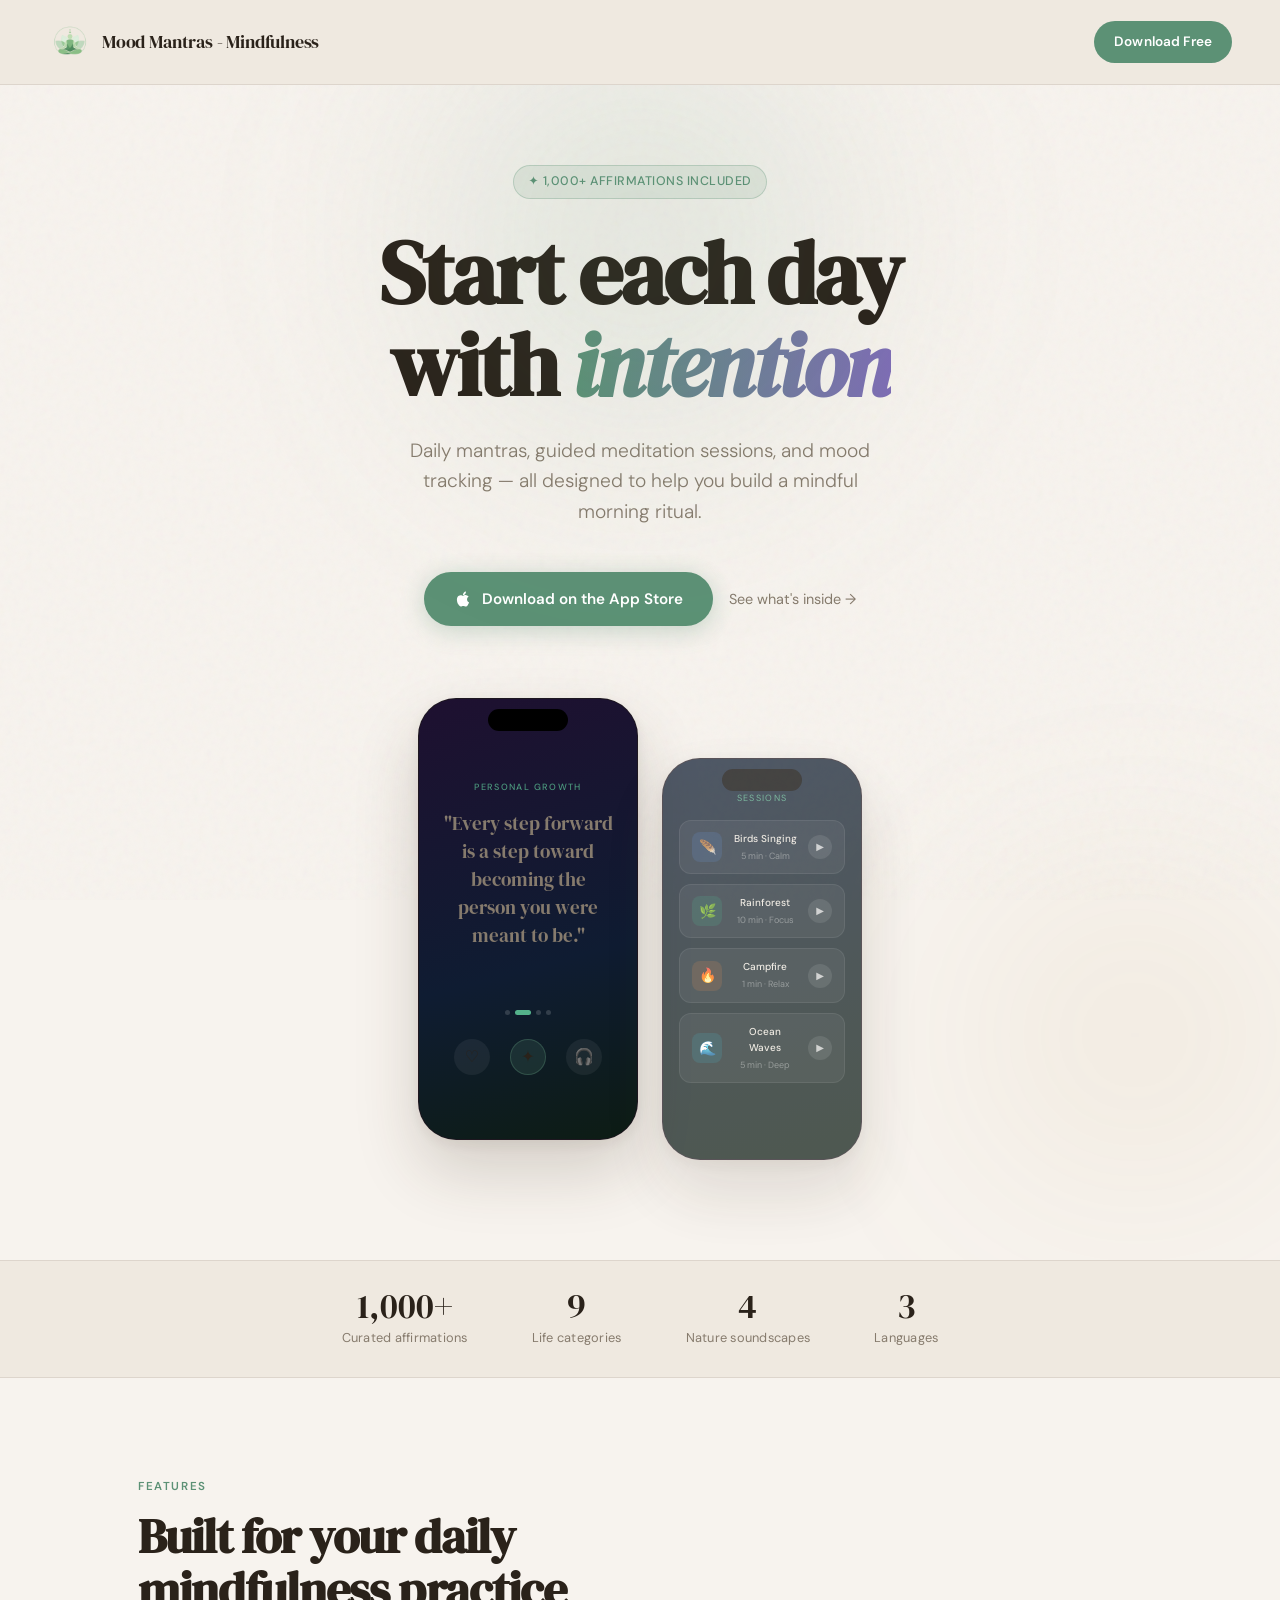
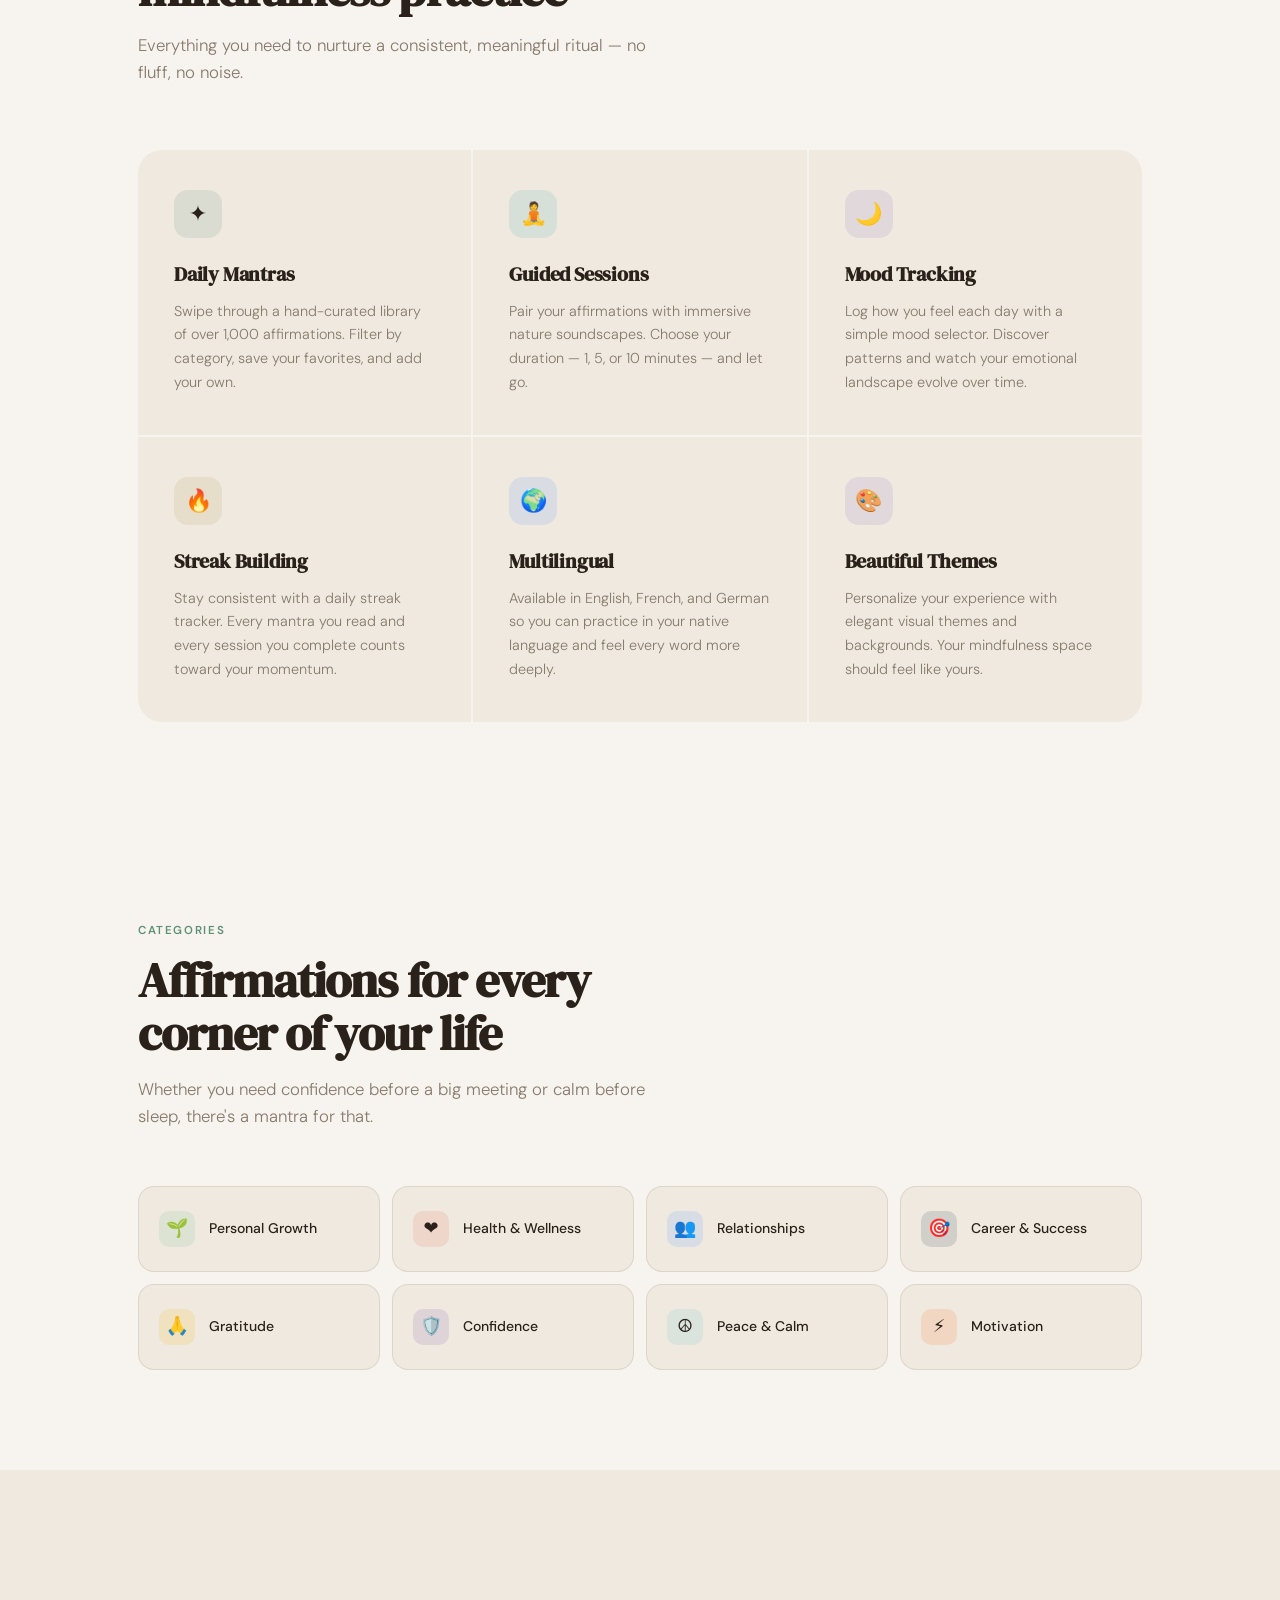
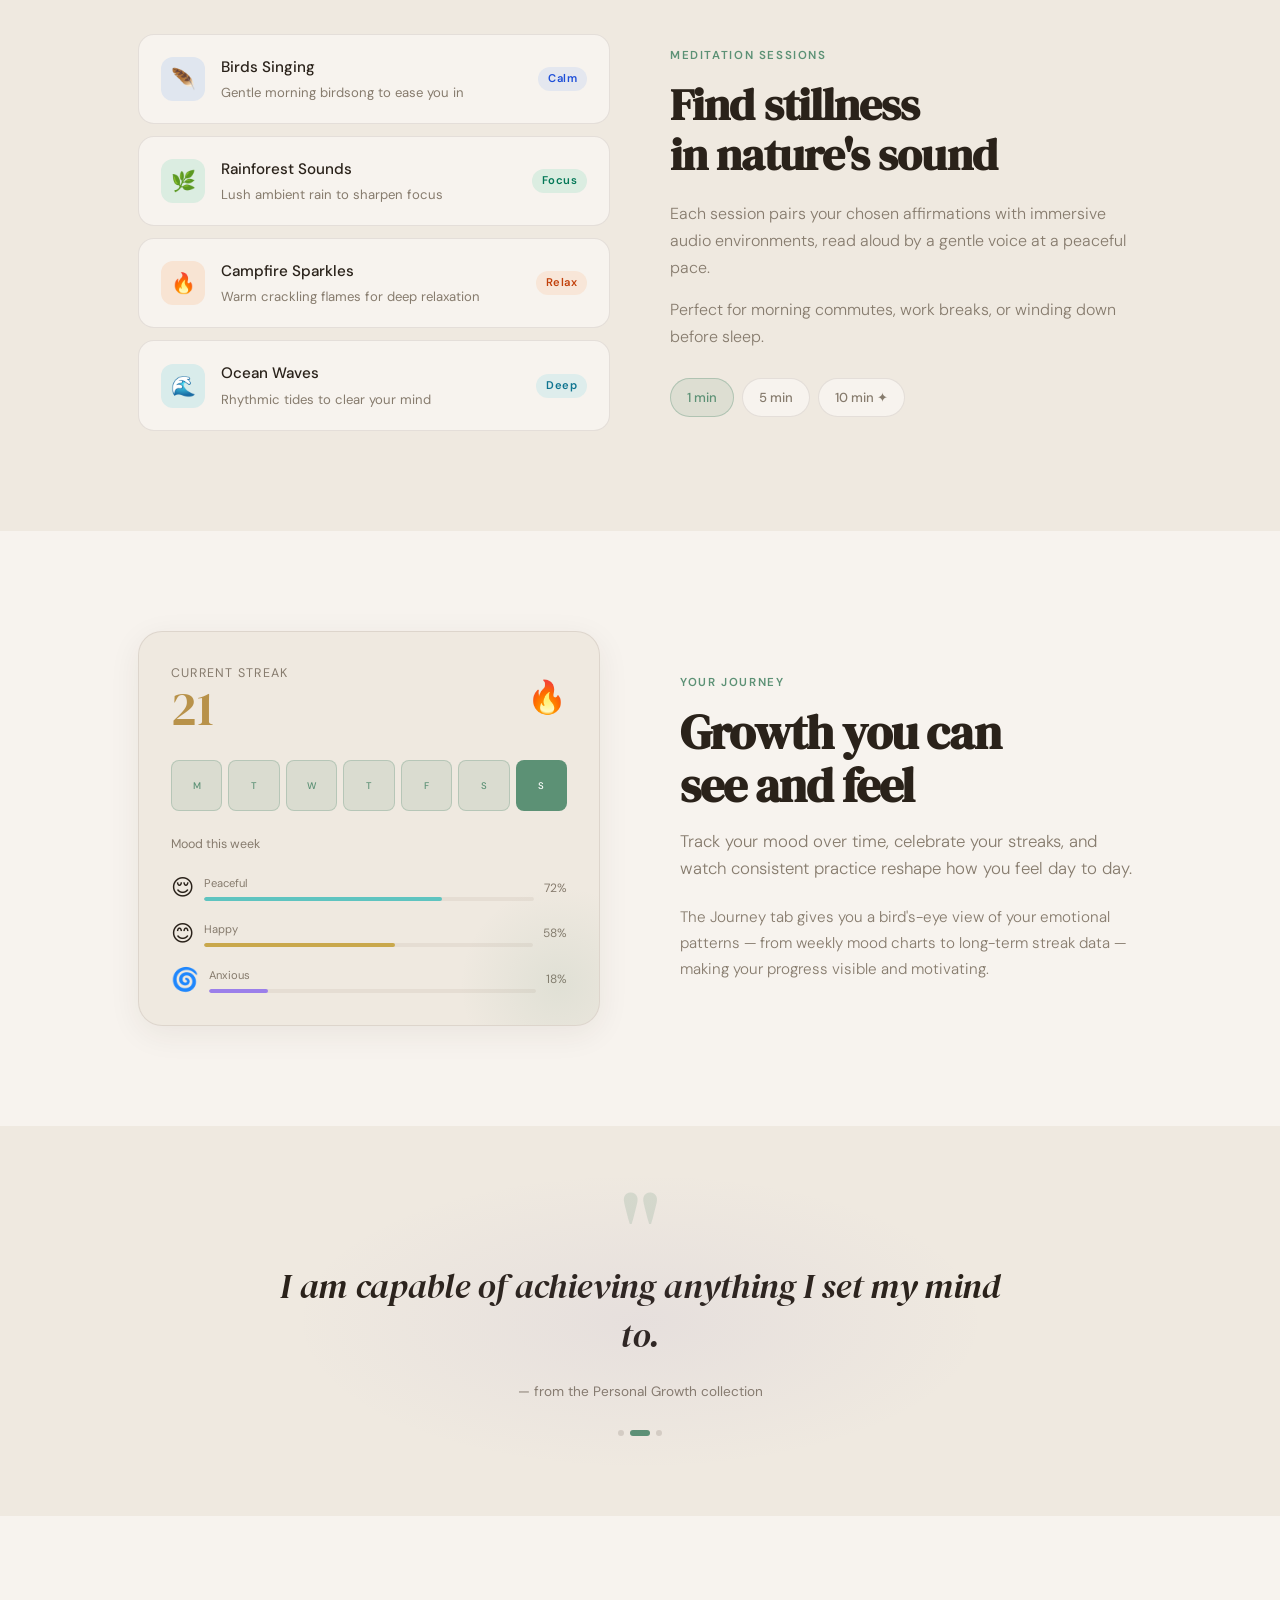
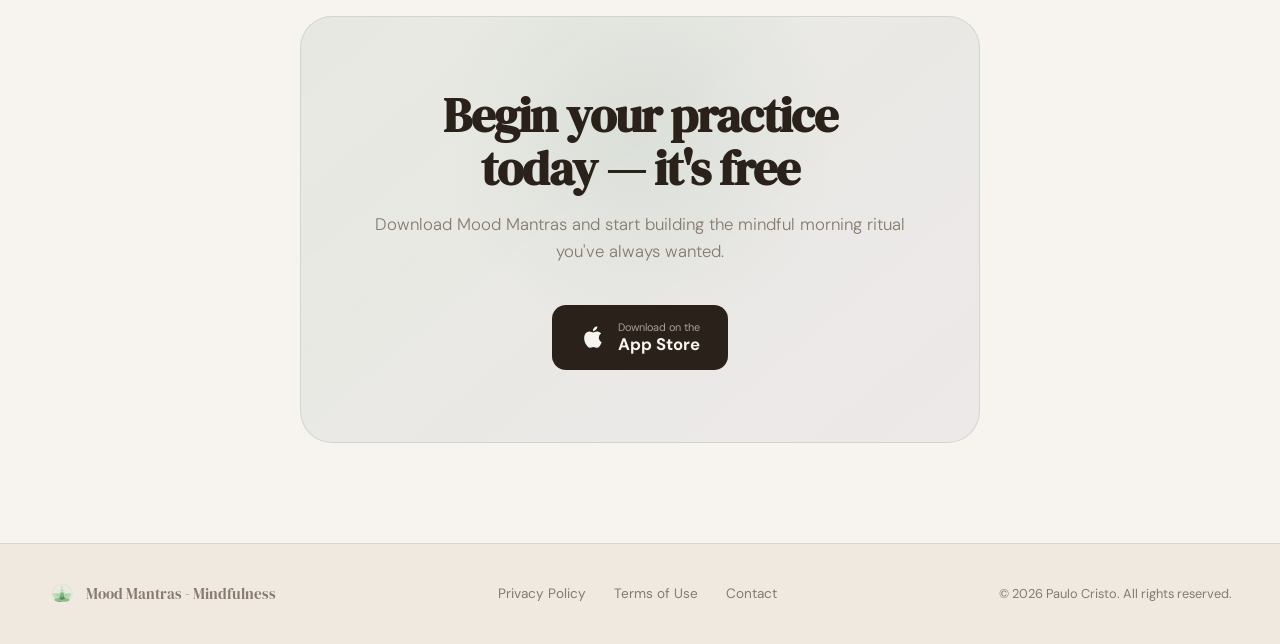
<file: docs/index.html>
<!DOCTYPE html>
<html lang="en">
<head>
  <meta charset="UTF-8" />
  <meta name="viewport" content="width=device-width, initial-scale=1.0" />
  <title>Mood Mantras – Positive Affirmations & Self-Motivation App</title>
  <meta name="description" content="Transform your mindset with Mood Mantras — 1000+ daily positive affirmations & inspirational quotes to build resilience, self-confidence, and personal growth. Download free on the App Store." />
  <meta name="keywords" content="mood mantras, positive affirmations, self-motivation app, inspirational quotes, mindset app, personal growth, self-confidence, resilience, self-improvement, self-belief, daily affirmations, motivational quotes" />
  <link rel="canonical" href="https://pcristo.dev/mymantras_website/" />

  <!-- Open Graph -->
  <meta property="og:type" content="website" />
  <meta property="og:url" content="https://pcristo.dev/mymantras_website/" />
  <meta property="og:title" content="Mood Mantras – Positive Affirmations & Self-Motivation App" />
  <meta property="og:description" content="Transform your mindset with Mood Mantras — 1000+ daily positive affirmations & inspirational quotes to build resilience, self-confidence, and personal growth. Download free on the App Store." />
  <meta property="og:image" content="https://pcristo.dev/mymantras_website/icon.png" />
  <meta property="og:site_name" content="Mood Mantras" />

  <!-- Twitter Card -->
  <meta name="twitter:card" content="summary_large_image" />
  <meta name="twitter:title" content="Mood Mantras – Positive Affirmations & Self-Motivation App" />
  <meta name="twitter:description" content="Transform your mindset with Mood Mantras — 1000+ daily positive affirmations & inspirational quotes to build resilience, self-confidence, and personal growth. Download free on the App Store." />
  <meta name="twitter:image" content="https://pcristo.dev/mymantras_website/icon.png" />

  <!-- Structured Data: SoftwareApplication -->
  <script type="application/ld+json">
  {
    "@context": "https://schema.org",
    "@type": "SoftwareApplication",
    "name": "Mood Mantras - Self-Motivation",
    "alternateName": "Mood Mantras",
    "description": "Daily positive affirmations and inspirational quotes to build resilience, self-confidence, mindset, and personal growth.",
    "applicationCategory": "HealthApplication",
    "operatingSystem": "iOS",
    "url": "https://apps.apple.com/us/app/mood-mantras-self-motivation/id6758786924",
    "offers": {
      "@type": "Offer",
      "price": "0",
      "priceCurrency": "USD"
    },
    "aggregateRating": {
      "@type": "AggregateRating",
      "ratingValue": "5",
      "ratingCount": "1"
    }
  }
  </script>
  <style>
    @import url('https://fonts.googleapis.com/css2?family=DM+Serif+Display:ital@0;1&family=DM+Sans:wght@300;400;500;600&display=swap');

    *, *::before, *::after { box-sizing: border-box; margin: 0; padding: 0; }

    :root {
      --bg:        #F7F3EE;
      --surface:   #EFE9E0;
      --surface2:  #E5DDD3;
      --border:    rgba(60,45,30,0.1);
      --sage:      #5C9175;
      --sage-dim:  rgba(92,145,117,0.12);
      --lavender:  #7E6DB5;
      --lavender-dim: rgba(126,109,181,0.1);
      --amber:     #B8924A;
      --teal:      #4BA8A4;
      --text:      #2A221A;
      --muted:     #867B6D;
      --serif:     'DM Serif Display', Georgia, serif;
      --sans:      'DM Sans', system-ui, sans-serif;
    }

    html { scroll-behavior: smooth; }

    body {
      background: var(--bg);
      color: var(--text);
      font-family: var(--sans);
      font-size: 16px;
      line-height: 1.6;
      -webkit-font-smoothing: antialiased;
    }

    /* ─── PAPER TEXTURE ─────────────────────────────────── */
    body::before {
      content: '';
      position: fixed;
      inset: 0;
      background-image: url("data:image/svg+xml,%3Csvg viewBox='0 0 200 200' xmlns='http://www.w3.org/2000/svg'%3E%3Cfilter id='n'%3E%3CfeTurbulence type='fractalNoise' baseFrequency='0.65' numOctaves='4' stitchTiles='stitch'/%3E%3C/filter%3E%3Crect width='100%25' height='100%25' filter='url(%23n)' opacity='1'/%3E%3C/svg%3E");
      opacity: 0.04;
      pointer-events: none;
      z-index: 0;
    }

    section, nav, footer { position: relative; z-index: 1; }

    /* ─── NAV ────────────────────────────────────────────── */
    nav {
      display: flex;
      align-items: center;
      justify-content: space-between;
      padding: 20px 48px;
      position: sticky;
      top: 0;
      z-index: 100;
      backdrop-filter: blur(18px);
      -webkit-backdrop-filter: blur(18px);
      background: var(--surface);
      border-bottom: 1px solid var(--border);
    }

    .nav-logo {
      display: flex;
      align-items: center;
      gap: 10px;
      text-decoration: none;
    }

    .nav-logo-icon {
      width: 44px;
      height: 44px;
      border-radius: 10px;
      background-image: url('icon.png');
      background-size: cover;
      background-position: center;
      display: flex;
      align-items: center;
      justify-content: center;
      font-size: 16px;
    }

    .nav-logo-text {
      font-family: var(--serif);
      font-size: 1.15rem;
      color: var(--text);
      letter-spacing: -0.01em;
    }

    .nav-cta {
      display: inline-flex;
      align-items: center;
      gap: 8px;
      background: var(--sage);
      color: #fff;
      font-family: var(--sans);
      font-weight: 600;
      font-size: 0.85rem;
      padding: 10px 20px;
      border-radius: 50px;
      text-decoration: none;
      letter-spacing: 0.01em;
      transition: opacity 0.2s, transform 0.2s;
    }

    .nav-cta:hover { opacity: 0.88; transform: translateY(-1px); }

    /* ─── HERO ───────────────────────────────────────────── */
    .hero {
      min-height: calc(100vh - 73px);
      display: flex;
      flex-direction: column;
      align-items: center;
      justify-content: center;
      text-align: center;
      padding: 80px 24px 100px;
      position: relative;
      overflow: hidden;
    }

    .hero-glow {
      position: absolute;
      border-radius: 50%;
      filter: blur(100px);
      pointer-events: none;
    }

    .hero-glow-gold {
      width: 600px; height: 600px;
      background: radial-gradient(circle, rgba(92,145,117,0.18) 0%, transparent 70%);
      top: -150px; left: 50%;
      transform: translateX(-50%);
      animation: pulse 6s ease-in-out infinite;
    }

    .hero-glow-purple {
      width: 450px; height: 450px;
      background: radial-gradient(circle, rgba(184,146,74,0.12) 0%, transparent 70%);
      bottom: 0; right: -80px;
      animation: pulse 8s ease-in-out infinite reverse;
    }

    @keyframes pulse {
      0%, 100% { opacity: 1; transform: translateX(-50%) scale(1); }
      50%       { opacity: 0.55; transform: translateX(-50%) scale(1.1); }
    }

    .hero-badge {
      display: inline-flex;
      align-items: center;
      gap: 6px;
      background: var(--sage-dim);
      border: 1px solid rgba(92,145,117,0.28);
      color: var(--sage);
      font-size: 0.78rem;
      font-weight: 500;
      padding: 6px 14px;
      border-radius: 50px;
      letter-spacing: 0.04em;
      text-transform: uppercase;
      margin-bottom: 28px;
    }

    .hero h1 {
      font-family: var(--serif);
      font-size: clamp(2.8rem, 7vw, 5.5rem);
      line-height: 1.05;
      letter-spacing: -0.03em;
      max-width: 780px;
      margin-bottom: 24px;
    }

    .hero h1 em {
      font-style: italic;
      background: linear-gradient(90deg, var(--sage), var(--lavender));
      -webkit-background-clip: text;
      -webkit-text-fill-color: transparent;
      background-clip: text;
    }

    .hero p {
      color: var(--muted);
      font-size: clamp(1rem, 2vw, 1.2rem);
      max-width: 500px;
      margin-bottom: 44px;
      font-weight: 300;
    }

    .hero-buttons {
      display: flex;
      align-items: center;
      gap: 16px;
      flex-wrap: wrap;
      justify-content: center;
    }

    .btn-primary {
      display: inline-flex;
      align-items: center;
      gap: 10px;
      background: var(--sage);
      color: #fff;
      font-weight: 600;
      font-size: 0.95rem;
      padding: 15px 30px;
      border-radius: 50px;
      text-decoration: none;
      transition: opacity 0.2s, transform 0.2s, box-shadow 0.2s;
      box-shadow: 0 4px 24px rgba(92,145,117,0.32);
    }

    .btn-primary:hover {
      opacity: 0.9;
      transform: translateY(-2px);
      box-shadow: 0 8px 36px rgba(92,145,117,0.42);
    }

    .btn-secondary {
      display: inline-flex;
      align-items: center;
      gap: 8px;
      color: var(--muted);
      font-size: 0.9rem;
      font-weight: 400;
      text-decoration: none;
      transition: color 0.2s;
    }

    .btn-secondary:hover { color: var(--text); }

    /* ─── PHONE MOCKUP ───────────────────────────────────── */
    .hero-phone {
      margin-top: 72px;
      position: relative;
      display: flex;
      justify-content: center;
      gap: 24px;
      align-items: flex-start;
    }

    .phone {
      width: 220px;
      border-radius: 38px;
      border: 1.5px solid rgba(60,45,30,0.14);
      box-shadow: 0 32px 64px rgba(60,45,30,0.18), 0 4px 16px rgba(60,45,30,0.08);
      overflow: hidden;
      background: #1a1420;
      position: relative;
    }

    .phone-secondary {
      margin-top: 60px;
      width: 200px;
      opacity: 0.72;
    }

    .phone-notch {
      position: absolute;
      top: 10px;
      left: 50%;
      transform: translateX(-50%);
      width: 80px;
      height: 22px;
      background: #000;
      border-radius: 12px;
      z-index: 10;
    }

    .phone-screen {
      padding: 0;
      min-height: 440px;
      background: linear-gradient(165deg, #1e1030 0%, #0f1c32 60%, #0d1c14 100%);
      display: flex;
      flex-direction: column;
      align-items: center;
      justify-content: center;
      padding: 48px 20px 32px;
      gap: 16px;
    }

    .phone-screen-2 {
      background: linear-gradient(165deg, #0f1c32 0%, #0d1c14 100%);
      padding: 32px 16px;
      min-height: 400px;
      gap: 10px;
      justify-content: flex-start;
    }

    .phone-mantra-label {
      font-size: 9px;
      color: rgba(92,195,150,0.75);
      text-transform: uppercase;
      letter-spacing: 0.15em;
      font-weight: 500;
    }

    .phone-mantra-text {
      font-family: var(--serif);
      font-size: 15px;
      line-height: 1.45;
      text-align: center;
      color: #F0EDE6;
      padding: 0 4px;
    }

    .phone-mantra-dot {
      display: flex;
      gap: 5px;
    }

    .phone-mantra-dot span {
      width: 5px; height: 5px;
      border-radius: 50%;
      background: rgba(255,255,255,0.15);
    }

    .phone-mantra-dot span.active {
      background: rgba(92,195,150,0.9);
      width: 16px;
      border-radius: 3px;
    }

    .phone-category-row {
      width: 100%;
      display: flex;
      gap: 6px;
      flex-wrap: wrap;
    }

    .phone-category-pill {
      padding: 4px 10px;
      border-radius: 20px;
      font-size: 9px;
      font-weight: 500;
      letter-spacing: 0.02em;
    }

    .phone-session-card {
      width: 100%;
      background: rgba(255,255,255,0.06);
      border-radius: 12px;
      border: 1px solid rgba(255,255,255,0.08);
      padding: 10px 12px;
      display: flex;
      align-items: center;
      gap: 10px;
    }

    .phone-session-icon {
      width: 30px; height: 30px;
      border-radius: 8px;
      display: flex;
      align-items: center;
      justify-content: center;
      font-size: 14px;
      flex-shrink: 0;
    }

    .phone-session-info { flex: 1; }

    .phone-session-name {
      font-size: 10px;
      font-weight: 500;
      color: #EDE8E0;
      margin-bottom: 2px;
    }

    .phone-session-time {
      font-size: 9px;
      color: rgba(255,255,255,0.38);
    }

    .phone-play-btn {
      width: 24px; height: 24px;
      border-radius: 50%;
      background: rgba(255,255,255,0.1);
      display: flex;
      align-items: center;
      justify-content: center;
      font-size: 10px;
      color: rgba(255,255,255,0.7);
    }

    /* ─── STATS STRIP ────────────────────────────────────── */
    .stats-strip {
      border-top: 1px solid var(--border);
      border-bottom: 1px solid var(--border);
      padding: 28px 48px;
      display: flex;
      justify-content: center;
      gap: 64px;
      flex-wrap: wrap;
      background: var(--surface);
    }

    .stat-item { text-align: center; }

    .stat-number {
      font-family: var(--serif);
      font-size: 2.2rem;
      color: var(--text);
      line-height: 1;
      margin-bottom: 4px;
    }

    .stat-label {
      font-size: 0.8rem;
      color: var(--muted);
      font-weight: 400;
      letter-spacing: 0.02em;
    }

    /* ─── SECTIONS COMMONS ───────────────────────────────── */
    .section {
      padding: 100px 48px;
      max-width: 1100px;
      margin: 0 auto;
    }

    .section-label {
      font-size: 0.72rem;
      font-weight: 600;
      letter-spacing: 0.14em;
      text-transform: uppercase;
      color: var(--sage);
      margin-bottom: 14px;
    }

    .section-title {
      font-family: var(--serif);
      font-size: clamp(2rem, 4vw, 3rem);
      line-height: 1.1;
      letter-spacing: -0.02em;
      margin-bottom: 16px;
    }

    .section-sub {
      color: var(--muted);
      font-size: 1.05rem;
      font-weight: 300;
      max-width: 520px;
    }

    /* ─── FEATURES ───────────────────────────────────────── */
    .features-grid {
      margin-top: 64px;
      display: grid;
      grid-template-columns: repeat(3, 1fr);
      gap: 2px;
    }

    .feature-card {
      background: var(--surface);
      padding: 40px 36px;
      transition: background 0.25s;
      position: relative;
      overflow: hidden;
    }

    .feature-card::before {
      content: '';
      position: absolute;
      inset: 0;
      background: linear-gradient(135deg, var(--accent-color, transparent) 0%, transparent 60%);
      opacity: 0;
      transition: opacity 0.3s;
    }

    .feature-card:hover::before { opacity: 1; }

    .feature-card:hover { background: var(--surface2); }

    .feature-card:first-child { border-radius: 24px 0 0 0; }
    .feature-card:nth-child(3) { border-radius: 0 24px 0 0; }
    .feature-card:nth-child(4) { border-radius: 0 0 0 24px; }
    .feature-card:last-child { border-radius: 0 0 24px 0; }

    .feature-icon {
      width: 48px; height: 48px;
      border-radius: 14px;
      display: flex;
      align-items: center;
      justify-content: center;
      font-size: 22px;
      margin-bottom: 20px;
    }

    .feature-card h3 {
      font-family: var(--serif);
      font-size: 1.25rem;
      margin-bottom: 10px;
      letter-spacing: -0.01em;
    }

    .feature-card p {
      color: var(--muted);
      font-size: 0.9rem;
      line-height: 1.65;
      font-weight: 300;
    }

    /* ─── CATEGORIES ─────────────────────────────────────── */
    .categories-section {
      background: var(--bg);
      padding: 100px 0;
    }

    .categories-inner {
      max-width: 1100px;
      margin: 0 auto;
      padding: 0 48px;
    }

    .categories-grid {
      margin-top: 56px;
      display: grid;
      grid-template-columns: repeat(auto-fill, minmax(200px, 1fr));
      gap: 12px;
    }

    .category-card {
      background: var(--surface);
      border: 1px solid var(--border);
      border-radius: 16px;
      padding: 24px 20px;
      display: flex;
      align-items: center;
      gap: 14px;
      transition: transform 0.2s, box-shadow 0.2s, border-color 0.2s;
      cursor: default;
    }

    .category-card:hover {
      transform: translateY(-3px);
      box-shadow: 0 8px 24px rgba(60,45,30,0.1);
      border-color: rgba(92,145,117,0.25);
    }

    .category-dot {
      width: 36px; height: 36px;
      border-radius: 10px;
      display: flex;
      align-items: center;
      justify-content: center;
      font-size: 18px;
      flex-shrink: 0;
    }

    .category-name {
      font-size: 0.875rem;
      font-weight: 500;
      color: var(--text);
    }

    /* ─── MEDITATION SESSION ─────────────────────────────── */
    .session-section {
      background: var(--surface);
      padding: 100px 0;
    }

    .session-inner {
      max-width: 1100px;
      margin: 0 auto;
      padding: 0 48px;
    }

    .session-layout {
      margin-top: 64px;
      display: grid;
      grid-template-columns: 1fr 1fr;
      gap: 60px;
      align-items: center;
    }

    .session-cards {
      display: flex;
      flex-direction: column;
      gap: 12px;
    }

    .session-card {
      display: flex;
      align-items: center;
      gap: 16px;
      background: var(--bg);
      border: 1px solid var(--border);
      border-radius: 16px;
      padding: 20px 22px;
      transition: transform 0.2s, border-color 0.2s, box-shadow 0.2s;
      cursor: default;
    }

    .session-card:hover {
      transform: translateX(4px);
      border-color: rgba(92,145,117,0.25);
      box-shadow: 0 4px 16px rgba(60,45,30,0.07);
    }

    .session-icon-wrap {
      width: 44px; height: 44px;
      border-radius: 12px;
      display: flex;
      align-items: center;
      justify-content: center;
      font-size: 20px;
      flex-shrink: 0;
    }

    .session-card-info h4 {
      font-size: 0.95rem;
      font-weight: 500;
      margin-bottom: 3px;
    }

    .session-card-info p {
      font-size: 0.82rem;
      color: var(--muted);
    }

    .session-badge {
      margin-left: auto;
      padding: 3px 10px;
      border-radius: 20px;
      font-size: 0.7rem;
      font-weight: 600;
      letter-spacing: 0.04em;
    }

    .session-text-side { }

    .session-text-side h2 {
      font-family: var(--serif);
      font-size: clamp(2rem, 3.5vw, 2.8rem);
      line-height: 1.12;
      letter-spacing: -0.02em;
      margin-bottom: 20px;
    }

    .session-text-side p {
      color: var(--muted);
      font-size: 1.0rem;
      font-weight: 300;
      line-height: 1.7;
      margin-bottom: 14px;
    }

    .session-durations {
      display: flex;
      gap: 8px;
      margin-top: 28px;
      flex-wrap: wrap;
    }

    .duration-pill {
      padding: 8px 16px;
      border-radius: 50px;
      font-size: 0.82rem;
      font-weight: 500;
      border: 1px solid var(--border);
      color: var(--muted);
      background: var(--bg);
    }

    .duration-pill.active {
      background: var(--sage-dim);
      border-color: rgba(92,145,117,0.35);
      color: var(--sage);
    }

    /* ─── JOURNEY / STREAK ───────────────────────────────── */
    .journey-section {
      background: var(--bg);
      padding: 100px 0;
    }

    .journey-inner {
      max-width: 1100px;
      margin: 0 auto;
      padding: 0 48px;
      display: grid;
      grid-template-columns: 1fr 1fr;
      gap: 80px;
      align-items: center;
    }

    .journey-visual {
      background: var(--surface);
      border: 1px solid var(--border);
      border-radius: 24px;
      padding: 32px;
      position: relative;
      overflow: hidden;
      box-shadow: 0 8px 32px rgba(60,45,30,0.07);
    }

    .journey-visual::after {
      content: '';
      position: absolute;
      bottom: -60px; right: -60px;
      width: 200px; height: 200px;
      border-radius: 50%;
      background: radial-gradient(circle, rgba(92,145,117,0.1) 0%, transparent 70%);
    }

    .streak-header {
      display: flex;
      align-items: center;
      justify-content: space-between;
      margin-bottom: 28px;
    }

    .streak-label {
      font-size: 0.78rem;
      color: var(--muted);
      text-transform: uppercase;
      letter-spacing: 0.1em;
    }

    .streak-count {
      font-family: var(--serif);
      font-size: 3rem;
      color: var(--amber);
      line-height: 1;
    }

    .streak-fire { font-size: 2rem; }

    .streak-days {
      display: grid;
      grid-template-columns: repeat(7, 1fr);
      gap: 6px;
      margin-bottom: 24px;
    }

    .streak-day {
      aspect-ratio: 1;
      border-radius: 8px;
      display: flex;
      align-items: center;
      justify-content: center;
      font-size: 0.6rem;
      font-weight: 500;
      color: var(--muted);
      background: var(--surface2);
    }

    .streak-day.done {
      background: rgba(92,145,117,0.14);
      border: 1px solid rgba(92,145,117,0.28);
      color: var(--sage);
    }

    .streak-day.today {
      background: var(--sage);
      color: #fff;
      border: none;
    }

    .mood-row {
      display: flex;
      gap: 10px;
      margin-top: 20px;
      align-items: center;
    }

    .mood-emoji {
      font-size: 1.4rem;
      line-height: 1;
    }

    .mood-bar-group { flex: 1; }

    .mood-bar-label {
      font-size: 0.7rem;
      color: var(--muted);
      margin-bottom: 4px;
    }

    .mood-bar-track {
      height: 4px;
      background: var(--surface2);
      border-radius: 2px;
      overflow: hidden;
    }

    .mood-bar-fill {
      height: 100%;
      border-radius: 2px;
    }

    /* ─── QUOTE STRIP ────────────────────────────────────── */
    .quote-strip {
      background: var(--surface);
      padding: 80px 48px;
      text-align: center;
      position: relative;
      overflow: hidden;
    }

    .quote-strip::before {
      content: '';
      position: absolute;
      top: 50%; left: 50%;
      transform: translate(-50%, -50%);
      width: 700px; height: 300px;
      background: radial-gradient(ellipse, rgba(126,109,181,0.08) 0%, transparent 70%);
      pointer-events: none;
    }

    .quote-mark {
      font-family: var(--serif);
      font-size: 6rem;
      color: rgba(92,145,117,0.18);
      line-height: 0.5;
      display: block;
      margin-bottom: 8px;
    }

    blockquote {
      font-family: var(--serif);
      font-size: clamp(1.4rem, 3vw, 2.2rem);
      line-height: 1.4;
      letter-spacing: -0.01em;
      max-width: 720px;
      margin: 0 auto 20px;
      font-style: italic;
    }

    .quote-author {
      font-size: 0.85rem;
      color: var(--muted);
      font-family: var(--sans);
      font-style: normal;
    }

    .quote-dots {
      display: flex;
      justify-content: center;
      gap: 6px;
      margin-top: 28px;
    }

    .quote-dot {
      width: 6px; height: 6px;
      border-radius: 50%;
      background: rgba(60,45,30,0.14);
    }

    .quote-dot.active {
      background: var(--sage);
      width: 20px;
      border-radius: 3px;
    }

    /* ─── CTA SECTION ────────────────────────────────────── */
    .cta-section {
      padding: 100px 48px;
      text-align: center;
      position: relative;
      background: var(--bg);
    }

    .cta-card {
      max-width: 680px;
      margin: 0 auto;
      background: linear-gradient(140deg, rgba(92,145,117,0.1) 0%, rgba(126,109,181,0.08) 100%);
      border: 1px solid rgba(92,145,117,0.2);
      border-radius: 32px;
      padding: 72px 48px;
      position: relative;
      overflow: hidden;
    }

    .cta-card::before {
      content: '';
      position: absolute;
      top: -80px; left: 50%;
      transform: translateX(-50%);
      width: 400px; height: 400px;
      background: radial-gradient(circle, rgba(92,145,117,0.1) 0%, transparent 70%);
    }

    .cta-card h2 {
      font-family: var(--serif);
      font-size: clamp(2rem, 4vw, 3rem);
      line-height: 1.1;
      letter-spacing: -0.02em;
      margin-bottom: 16px;
      position: relative;
    }

    .cta-card p {
      color: var(--muted);
      margin-bottom: 40px;
      font-size: 1.05rem;
      font-weight: 300;
      position: relative;
    }

    .appstore-btn {
      display: inline-flex;
      align-items: center;
      gap: 12px;
      background: var(--text);
      color: var(--bg);
      padding: 16px 28px;
      border-radius: 14px;
      text-decoration: none;
      font-weight: 600;
      font-size: 0.9rem;
      transition: opacity 0.2s, transform 0.2s;
      position: relative;
    }

    .appstore-btn:hover { opacity: 0.88; transform: translateY(-2px); }

    .appstore-btn svg { flex-shrink: 0; }

    .appstore-btn-label { text-align: left; line-height: 1.2; }
    .appstore-btn-label small { display: block; font-size: 0.68rem; font-weight: 400; opacity: 0.6; }
    .appstore-btn-label span { font-size: 1.05rem; font-weight: 700; }

    /* ─── FOOTER ─────────────────────────────────────────── */
    footer {
      border-top: 1px solid var(--border);
      padding: 36px 48px;
      display: flex;
      align-items: center;
      justify-content: space-between;
      flex-wrap: wrap;
      gap: 16px;
      background: var(--surface);
    }

    .footer-brand {
      display: flex;
      align-items: center;
      gap: 10px;
    }

    .footer-logo-icon {
      width: 28px; height: 28px;
      border-radius: 8px;
      background-image: url('icon.png');
      background-size: cover;
      background-position: center;
      display: flex;
      align-items: center;
      justify-content: center;
      font-size: 13px;
    }

    .footer-brand-name {
      font-family: var(--serif);
      font-size: 0.95rem;
      color: var(--muted);
    }

    .footer-links {
      display: flex;
      gap: 28px;
    }

    .footer-links a {
      color: var(--muted);
      text-decoration: none;
      font-size: 0.85rem;
      transition: color 0.2s;
    }

    .footer-links a:hover { color: var(--text); }

    .footer-copy {
      color: var(--muted);
      font-size: 0.8rem;
    }

    /* ─── RESPONSIVE ─────────────────────────────────────── */
    @media (max-width: 900px) {
      nav { padding: 16px 24px; }

      .stats-strip { gap: 32px; padding: 24px; }

      .section { padding: 72px 24px; }

      .features-grid {
        grid-template-columns: 1fr;
        gap: 2px;
      }

      .feature-card:first-child { border-radius: 24px 24px 0 0; }
      .feature-card:nth-child(3) { border-radius: 0; }
      .feature-card:nth-child(4) { border-radius: 0; }
      .feature-card:last-child { border-radius: 0 0 24px 24px; }

      .categories-inner { padding: 0 24px; }
      .categories-grid { grid-template-columns: 1fr 1fr; }

      .session-layout { grid-template-columns: 1fr; gap: 40px; }
      .session-inner { padding: 0 24px; }

      .journey-inner { grid-template-columns: 1fr; gap: 40px; padding: 0 24px; }

      .hero-phone { gap: 12px; }
      .phone { width: 180px; }
      .phone-secondary { width: 160px; }

      footer { padding: 28px 24px; }
      .footer-links { gap: 16px; }

      .cta-section { padding: 72px 24px; }
      .cta-card { padding: 48px 28px; }

      .quote-strip { padding: 60px 24px; }
    }

    @media (max-width: 560px) {
      .phone-secondary { display: none; }
      .phone { width: 200px; }

      .categories-grid { grid-template-columns: 1fr; }
      .hero-buttons { flex-direction: column; }

      footer { flex-direction: column; align-items: flex-start; }
      .footer-links { flex-wrap: wrap; }
    }
  </style>
</head>
<body>

  <!-- NAV -->
  <nav>
    <a href="#" class="nav-logo">
      <div class="nav-logo-icon">&nbsp;</div>
      <span class="nav-logo-text">Mood Mantras - Mindfulness</span>
    </a>
    <a href="https://apps.apple.com/us/app/mood-mantras-affirmations/id6758786924" class="nav-cta" target="_blank" rel="noopener">
      Download Free
    </a>
  </nav>

  <!-- HERO -->
  <section class="hero">
    <div class="hero-glow hero-glow-gold"></div>
    <div class="hero-glow hero-glow-purple"></div>

    <div class="hero-badge">✦ 1,000+ affirmations included</div>

    <h1>Start each day<br>with <em>intention</em></h1>

    <p>Daily mantras, guided meditation sessions, and mood tracking — all designed to help you build a mindful morning ritual.</p>

    <div class="hero-buttons">
      <a href="https://apps.apple.com/us/app/mood-mantras-affirmations/id6758786924" class="btn-primary" target="_blank" rel="noopener">
        <svg width="18" height="18" viewBox="0 0 24 24" fill="currentColor"><path d="M18.71 19.5c-.83 1.24-1.71 2.45-3.05 2.47-1.34.03-1.77-.79-3.29-.79-1.53 0-2 .77-3.27.82-1.31.05-2.3-1.32-3.14-2.53C4.25 17 2.94 12.45 4.7 9.39c.87-1.52 2.43-2.48 4.12-2.51 1.28-.02 2.5.87 3.29.87.78 0 2.26-1.07 3.8-.91.65.03 2.47.26 3.64 1.98-.09.06-2.17 1.28-2.15 3.81.03 3.02 2.65 4.03 2.68 4.04-.03.07-.42 1.44-1.38 2.83M13 3.5c.73-.83 1.94-1.46 2.94-1.5.13 1.17-.34 2.35-1.04 3.19-.69.85-1.83 1.51-2.95 1.42-.15-1.15.41-2.35 1.05-3.11z"/></svg>
        Download on the App Store
      </a>
      <a href="#features" class="btn-secondary">
        See what's inside →
      </a>
    </div>

    <!-- PHONE MOCKUP -->
    <div class="hero-phone">
      <!-- Main phone - mantra view -->
      <div class="phone">
        <div class="phone-notch"></div>
        <div class="phone-screen">
          <span class="phone-mantra-label">Personal Growth</span>
          <p class="phone-mantra-text">"Every step forward is a step toward becoming the person you were meant to be."</p>
          <div class="phone-mantra-dot">
            <span></span>
            <span class="active"></span>
            <span></span>
            <span></span>
          </div>
          <div style="display:flex; gap:20px; margin-top:8px;">
            <div style="width:36px;height:36px;border-radius:50%;background:rgba(255,255,255,0.06);display:flex;align-items:center;justify-content:center;font-size:16px;">♡</div>
            <div style="width:36px;height:36px;border-radius:50%;background:rgba(92,145,117,0.18);border:1px solid rgba(92,145,117,0.35);display:flex;align-items:center;justify-content:center;font-size:16px;">✦</div>
            <div style="width:36px;height:36px;border-radius:50%;background:rgba(255,255,255,0.06);display:flex;align-items:center;justify-content:center;font-size:16px;">🎧</div>
          </div>
        </div>
      </div>

      <!-- Secondary phone - sessions view -->
      <div class="phone phone-secondary">
        <div class="phone-notch"></div>
        <div class="phone-screen phone-screen-2">
          <div style="font-size:9px;color:rgba(92,195,150,0.8);text-transform:uppercase;letter-spacing:0.15em;margin-bottom:4px;">Sessions</div>
          <div class="phone-session-card">
            <div class="phone-session-icon" style="background:rgba(59,130,246,0.15);">🪶</div>
            <div class="phone-session-info">
              <div class="phone-session-name">Birds Singing</div>
              <div class="phone-session-time">5 min · Calm</div>
            </div>
            <div class="phone-play-btn">▶</div>
          </div>
          <div class="phone-session-card">
            <div class="phone-session-icon" style="background:rgba(16,185,129,0.15);">🌿</div>
            <div class="phone-session-info">
              <div class="phone-session-name">Rainforest</div>
              <div class="phone-session-time">10 min · Focus</div>
            </div>
            <div class="phone-play-btn">▶</div>
          </div>
          <div class="phone-session-card">
            <div class="phone-session-icon" style="background:rgba(249,115,22,0.15);">🔥</div>
            <div class="phone-session-info">
              <div class="phone-session-name">Campfire</div>
              <div class="phone-session-time">1 min · Relax</div>
            </div>
            <div class="phone-play-btn">▶</div>
          </div>
          <div class="phone-session-card">
            <div class="phone-session-icon" style="background:rgba(6,182,212,0.15);">🌊</div>
            <div class="phone-session-info">
              <div class="phone-session-name">Ocean Waves</div>
              <div class="phone-session-time">5 min · Deep</div>
            </div>
            <div class="phone-play-btn">▶</div>
          </div>
        </div>
      </div>
    </div>
  </section>

  <!-- STATS -->
  <div class="stats-strip">
    <div class="stat-item">
      <div class="stat-number">1,000+</div>
      <div class="stat-label">Curated affirmations</div>
    </div>
    <div class="stat-item">
      <div class="stat-number">9</div>
      <div class="stat-label">Life categories</div>
    </div>
    <div class="stat-item">
      <div class="stat-number">4</div>
      <div class="stat-label">Nature soundscapes</div>
    </div>
    <div class="stat-item">
      <div class="stat-number">3</div>
      <div class="stat-label">Languages</div>
    </div>
  </div>

  <!-- FEATURES -->
  <div id="features">
    <div class="section">
      <div class="section-label">Features</div>
      <h2 class="section-title">Built for your daily<br>mindfulness practice</h2>
      <p class="section-sub">Everything you need to nurture a consistent, meaningful ritual — no fluff, no noise.</p>

      <div class="features-grid">
        <div class="feature-card" style="--accent-color: rgba(92,145,117,0.06);">
          <div class="feature-icon" style="background:rgba(92,145,117,0.14);">✦</div>
          <h3>Daily Mantras</h3>
          <p>Swipe through a hand-curated library of over 1,000 affirmations. Filter by category, save your favorites, and add your own.</p>
        </div>
        <div class="feature-card" style="--accent-color: rgba(75,168,164,0.06);">
          <div class="feature-icon" style="background:rgba(75,168,164,0.14);">🧘</div>
          <h3>Guided Sessions</h3>
          <p>Pair your affirmations with immersive nature soundscapes. Choose your duration — 1, 5, or 10 minutes — and let go.</p>
        </div>
        <div class="feature-card" style="--accent-color: rgba(126,109,181,0.06);">
          <div class="feature-icon" style="background:rgba(126,109,181,0.13);">🌙</div>
          <h3>Mood Tracking</h3>
          <p>Log how you feel each day with a simple mood selector. Discover patterns and watch your emotional landscape evolve over time.</p>
        </div>
        <div class="feature-card" style="--accent-color: rgba(184,146,74,0.06);">
          <div class="feature-icon" style="background:rgba(184,146,74,0.14);">🔥</div>
          <h3>Streak Building</h3>
          <p>Stay consistent with a daily streak tracker. Every mantra you read and every session you complete counts toward your momentum.</p>
        </div>
        <div class="feature-card" style="--accent-color: rgba(59,130,246,0.06);">
          <div class="feature-icon" style="background:rgba(59,130,246,0.12);">🌍</div>
          <h3>Multilingual</h3>
          <p>Available in English, French, and German so you can practice in your native language and feel every word more deeply.</p>
        </div>
        <div class="feature-card" style="--accent-color: rgba(126,109,181,0.06);">
          <div class="feature-icon" style="background:rgba(126,109,181,0.13);">🎨</div>
          <h3>Beautiful Themes</h3>
          <p>Personalize your experience with elegant visual themes and backgrounds. Your mindfulness space should feel like yours.</p>
        </div>
      </div>
    </div>
  </div>

  <!-- CATEGORIES -->
  <div class="categories-section">
    <div class="categories-inner">
      <div class="section-label">Categories</div>
      <h2 class="section-title">Affirmations for every<br>corner of your life</h2>
      <p class="section-sub">Whether you need confidence before a big meeting or calm before sleep, there's a mantra for that.</p>

      <div class="categories-grid">
        <div class="category-card">
          <div class="category-dot" style="background:rgba(108,191,132,0.15);">🌱</div>
          <span class="category-name">Personal Growth</span>
        </div>
        <div class="category-card">
          <div class="category-dot" style="background:rgba(231,111,81,0.15);">❤️</div>
          <span class="category-name">Health & Wellness</span>
        </div>
        <div class="category-card">
          <div class="category-dot" style="background:rgba(77,150,255,0.15);">👥</div>
          <span class="category-name">Relationships</span>
        </div>
        <div class="category-card">
          <div class="category-dot" style="background:rgba(90,100,114,0.2);">🎯</div>
          <span class="category-name">Career & Success</span>
        </div>
        <div class="category-card">
          <div class="category-dot" style="background:rgba(242,183,5,0.15);">🙏</div>
          <span class="category-name">Gratitude</span>
        </div>
        <div class="category-card">
          <div class="category-dot" style="background:rgba(123,94,167,0.15);">🛡️</div>
          <span class="category-name">Confidence</span>
        </div>
        <div class="category-card">
          <div class="category-dot" style="background:rgba(94,196,192,0.15);">☮️</div>
          <span class="category-name">Peace & Calm</span>
        </div>
        <div class="category-card">
          <div class="category-dot" style="background:rgba(249,115,22,0.15);">⚡</div>
          <span class="category-name">Motivation</span>
        </div>
      </div>
    </div>
  </div>

  <!-- SESSIONS -->
  <div class="session-section">
    <div class="session-inner">
      <div class="session-layout">
        <div class="session-cards">
          <div class="session-card">
            <div class="session-icon-wrap" style="background:rgba(59,130,246,0.12);">🪶</div>
            <div class="session-card-info">
              <h4>Birds Singing</h4>
              <p>Gentle morning birdsong to ease you in</p>
            </div>
            <span class="session-badge" style="background:rgba(59,130,246,0.1);color:#1d4ed8;">Calm</span>
          </div>
          <div class="session-card">
            <div class="session-icon-wrap" style="background:rgba(16,185,129,0.12);">🌿</div>
            <div class="session-card-info">
              <h4>Rainforest Sounds</h4>
              <p>Lush ambient rain to sharpen focus</p>
            </div>
            <span class="session-badge" style="background:rgba(16,185,129,0.12);color:#047857;">Focus</span>
          </div>
          <div class="session-card">
            <div class="session-icon-wrap" style="background:rgba(249,115,22,0.12);">🔥</div>
            <div class="session-card-info">
              <h4>Campfire Sparkles</h4>
              <p>Warm crackling flames for deep relaxation</p>
            </div>
            <span class="session-badge" style="background:rgba(249,115,22,0.1);color:#c2410c;">Relax</span>
          </div>
          <div class="session-card">
            <div class="session-icon-wrap" style="background:rgba(6,182,212,0.12);">🌊</div>
            <div class="session-card-info">
              <h4>Ocean Waves</h4>
              <p>Rhythmic tides to clear your mind</p>
            </div>
            <span class="session-badge" style="background:rgba(6,182,212,0.1);color:#0e7490;">Deep</span>
          </div>
        </div>

        <div class="session-text-side">
          <div class="section-label">Meditation Sessions</div>
          <h2>Find stillness<br>in nature's sound</h2>
          <p>Each session pairs your chosen affirmations with immersive audio environments, read aloud by a gentle voice at a peaceful pace.</p>
          <p>Perfect for morning commutes, work breaks, or winding down before sleep.</p>
          <div class="session-durations">
            <div class="duration-pill active">1 min</div>
            <div class="duration-pill">5 min</div>
            <div class="duration-pill">10 min ✦</div>
          </div>
        </div>
      </div>
    </div>
  </div>

  <!-- JOURNEY / STREAK -->
  <div class="journey-section">
    <div class="journey-inner">
      <div class="journey-visual">
        <div class="streak-header">
          <div>
            <div class="streak-label">Current Streak</div>
            <div class="streak-count">21</div>
          </div>
          <div class="streak-fire">🔥</div>
        </div>

        <div class="streak-days">
          <div class="streak-day done">M</div>
          <div class="streak-day done">T</div>
          <div class="streak-day done">W</div>
          <div class="streak-day done">T</div>
          <div class="streak-day done">F</div>
          <div class="streak-day done">S</div>
          <div class="streak-day today">S</div>
        </div>

        <div style="font-size:0.78rem;color:var(--muted);margin-bottom:20px;">Mood this week</div>

        <div class="mood-row">
          <span class="mood-emoji">😌</span>
          <div class="mood-bar-group">
            <div class="mood-bar-label">Peaceful</div>
            <div class="mood-bar-track">
              <div class="mood-bar-fill" style="width:72%;background:#5EC4C0;"></div>
            </div>
          </div>
          <span style="font-size:0.75rem;color:var(--muted);">72%</span>
        </div>

        <div class="mood-row">
          <span class="mood-emoji">😊</span>
          <div class="mood-bar-group">
            <div class="mood-bar-label">Happy</div>
            <div class="mood-bar-track">
              <div class="mood-bar-fill" style="width:58%;background:#C9A84C;"></div>
            </div>
          </div>
          <span style="font-size:0.75rem;color:var(--muted);">58%</span>
        </div>

        <div class="mood-row">
          <span class="mood-emoji">🌀</span>
          <div class="mood-bar-group">
            <div class="mood-bar-label">Anxious</div>
            <div class="mood-bar-track">
              <div class="mood-bar-fill" style="width:18%;background:#9B7FEA;"></div>
            </div>
          </div>
          <span style="font-size:0.75rem;color:var(--muted);">18%</span>
        </div>
      </div>

      <div>
        <div class="section-label">Your Journey</div>
        <h2 class="section-title">Growth you can<br>see and feel</h2>
        <p class="section-sub" style="margin-bottom:24px;">Track your mood over time, celebrate your streaks, and watch consistent practice reshape how you feel day to day.</p>
        <p style="color:var(--muted);font-size:0.95rem;font-weight:300;line-height:1.7;">The Journey tab gives you a bird's-eye view of your emotional patterns — from weekly mood charts to long-term streak data — making your progress visible and motivating.</p>
      </div>
    </div>
  </div>

  <!-- QUOTE STRIP -->
  <div class="quote-strip">
    <span class="quote-mark">"</span>
    <blockquote>I am capable of achieving anything I set my mind to.</blockquote>
    <div class="quote-author">— from the Personal Growth collection</div>
    <div class="quote-dots">
      <div class="quote-dot"></div>
      <div class="quote-dot active"></div>
      <div class="quote-dot"></div>
    </div>
  </div>

  <!-- CTA -->
  <div class="cta-section">
    <div class="cta-card">
      <h2>Begin your practice<br>today — it's free</h2>
      <p>Download Mood Mantras and start building the mindful morning ritual you've always wanted.</p>
      <a href="https://apps.apple.com/us/app/mood-mantras-affirmations/id6758786924" class="appstore-btn" target="_blank" rel="noopener">
        <svg width="26" height="26" viewBox="0 0 24 24" fill="currentColor"><path d="M18.71 19.5c-.83 1.24-1.71 2.45-3.05 2.47-1.34.03-1.77-.79-3.29-.79-1.53 0-2 .77-3.27.82-1.31.05-2.3-1.32-3.14-2.53C4.25 17 2.94 12.45 4.7 9.39c.87-1.52 2.43-2.48 4.12-2.51 1.28-.02 2.5.87 3.29.87.78 0 2.26-1.07 3.8-.91.65.03 2.47.26 3.64 1.98-.09.06-2.17 1.28-2.15 3.81.03 3.02 2.65 4.03 2.68 4.04-.03.07-.42 1.44-1.38 2.83M13 3.5c.73-.83 1.94-1.46 2.94-1.5.13 1.17-.34 2.35-1.04 3.19-.69.85-1.83 1.51-2.95 1.42-.15-1.15.41-2.35 1.05-3.11z"/></svg>
        <div class="appstore-btn-label">
          <small>Download on the</small>
          <span>App Store</span>
        </div>
      </a>
    </div>
  </div>

  <!-- FOOTER -->
  <footer>
    <div class="footer-brand">
      <div class="footer-logo-icon">&nbsp;</div>
      <span class="footer-brand-name">Mood Mantras - Mindfulness</span>
    </div>
    <div class="footer-links">
      <a href="privacy.html">Privacy Policy</a>
      <a href="terms.html">Terms of Use</a>
      <a href="mailto:paulocristo@me.com">Contact</a>
    </div>
    <div class="footer-copy">© 2026 Paulo Cristo. All rights reserved.</div>
  </footer>

</body>
</html>
</file>
